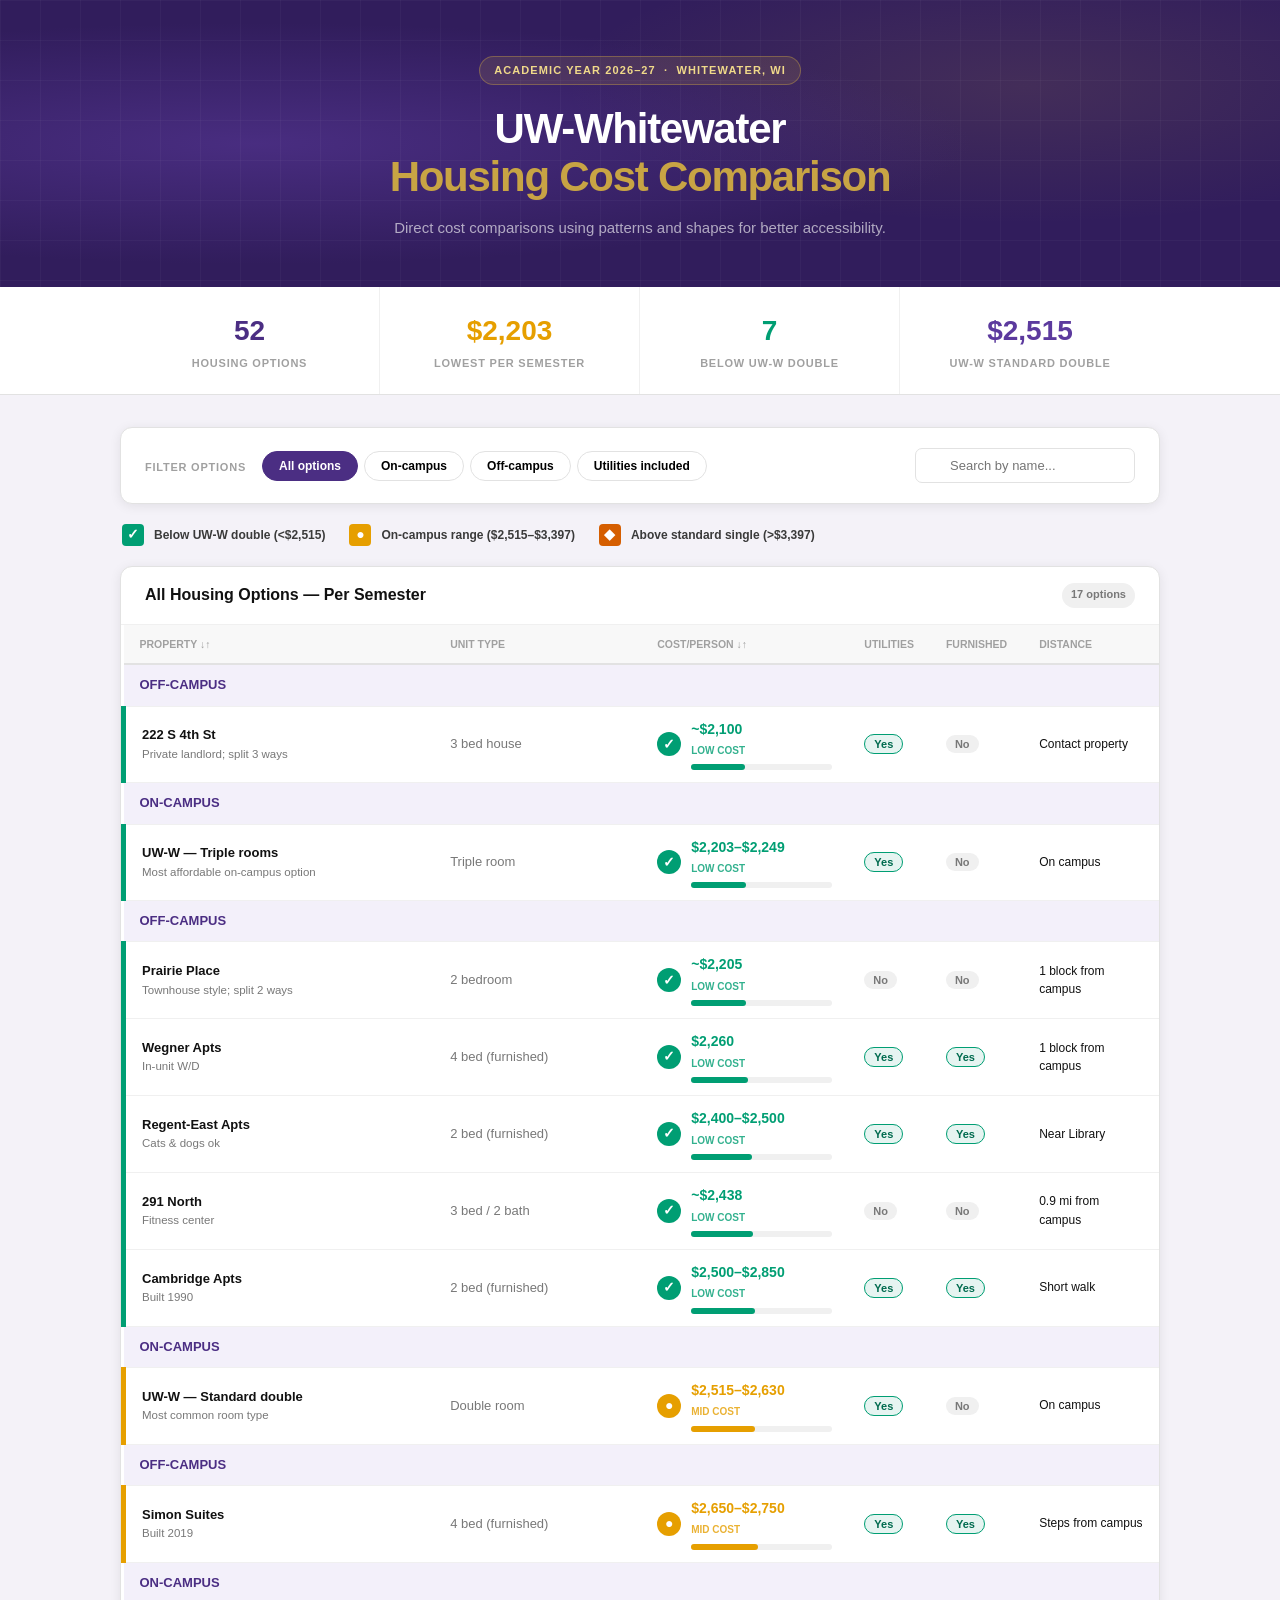
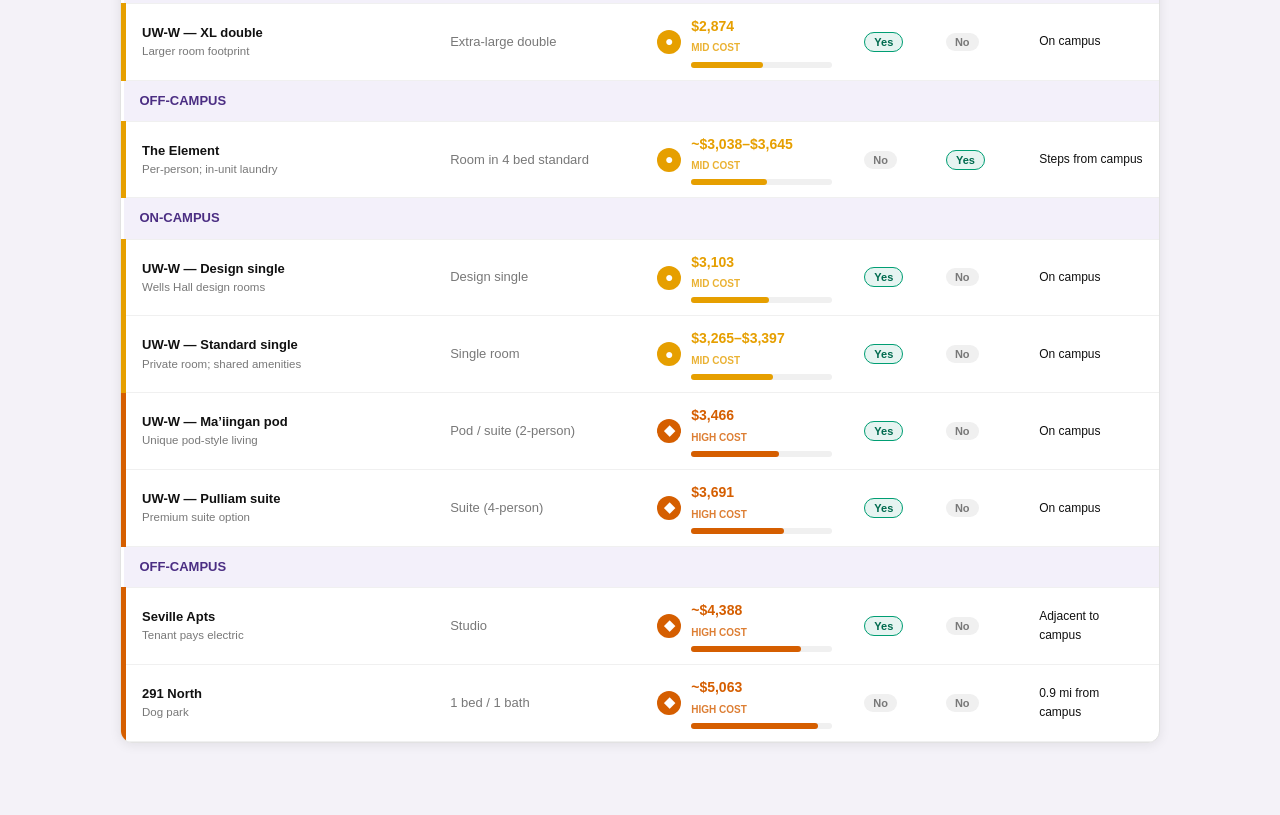
<file: index.html>
<!DOCTYPE html>
<html lang="en">
<head>
<meta charset="UTF-8" />
<meta name="viewport" content="width=device-width, initial-scale=1.0" />
<title>UW-Whitewater Housing Cost Comparison · AY 2026–27</title>
<style>
*, *::before, *::after { box-sizing: border-box; margin: 0; padding: 0; }

:root {
  --purple:       #4B2E83;
  --purple-dark:  #311D5C;
  --purple-mid:   #5C3A9E;
  --gold:         #C8A444;
  --gold-light:   #F0D98A;
  
  /* Color-blind friendly palette (Okabe-Ito inspired) */
  --safe-green:   #009E73; /* Green-ish Blue */
  --safe-blue:    #0072B2; /* Strong Blue */
  --safe-amber:   #E69F00; /* Orange/Yellow */
  --safe-red:     #D55E00; /* Vermillion */
  
  /* Applied semantic colors */
  --green-bg:     #E6F4F1;
  --green-text:   #006B4F;
  --green-border: var(--safe-green);
  
  --amber-bg:     #FFF7E6;
  --amber-text:   #7A4A00;
  --amber-border: var(--safe-amber);
  
  --red-bg:       #FDF0E9;
  --red-text:     #92400E;
  --red-border:   var(--safe-red);

  --gray-50:  #F8F8F8;
  --gray-100: #F0F0F0;
  --gray-200: #E2E2E2;
  --gray-300: #C8C8C8;
  --gray-400: #A0A0A0;
  --gray-500: #787878;
  --gray-700: #3A3A3A;
  --gray-900: #111111;
  --white: #FFFFFF;
  --radius: 12px;
  --radius-sm: 7px;
  --shadow: 0 2px 12px rgba(0,0,0,0.08);
}

body {
  font-family: -apple-system, BlinkMacSystemFont, 'Segoe UI', Roboto, 'Helvetica Neue', Arial, sans-serif;
  background: #F4F2F8;
  color: var(--gray-900);
  line-height: 1.55;
  -webkit-font-smoothing: antialiased;
}

/* HEADER */
header {
  background: var(--purple-dark);
  position: relative;
  overflow: hidden;
  padding: 56px 24px 48px;
  text-align: center;
}
header::before {
  content: '';
  position: absolute;
  inset: 0;
  background:
    radial-gradient(ellipse 80% 60% at 20% 50%, rgba(92,58,158,0.55) 0%, transparent 70%),
    radial-gradient(ellipse 60% 80% at 80% 30%, rgba(200,164,68,0.12) 0%, transparent 60%);
}
.header-grid {
  position: absolute;
  inset: 0;
  background-image:
    linear-gradient(rgba(255,255,255,0.03) 1px, transparent 1px),
    linear-gradient(90deg, rgba(255,255,255,0.03) 1px, transparent 1px);
  background-size: 40px 40px;
}
.header-inner { position: relative; max-width: 760px; margin: 0 auto; }
.header-eyebrow {
  display: inline-flex;
  align-items: center;
  gap: 7px;
  background: rgba(200,164,68,0.15);
  border: 1px solid rgba(200,164,68,0.4);
  color: var(--gold-light);
  font-size: 11px;
  font-weight: 600;
  letter-spacing: 0.1em;
  text-transform: uppercase;
  padding: 5px 14px;
  border-radius: 20px;
  margin-bottom: 20px;
}
header h1 {
  font-size: clamp(26px, 5vw, 42px);
  font-weight: 800;
  color: #FFFFFF;
  letter-spacing: -0.03em;
  line-height: 1.15;
  margin-bottom: 14px;
}
header h1 em { font-style: normal; color: var(--gold); }
header p {
  font-size: 15px;
  color: rgba(255,255,255,0.62);
  max-width: 500px;
  margin: 0 auto;
}

/* STATS */
.stats-section {
  background: var(--white);
  border-bottom: 1px solid var(--gray-200);
}
.stats-inner {
  max-width: 1080px;
  margin: 0 auto;
  display: grid;
  grid-template-columns: repeat(4, 1fr);
  padding: 0 20px;
}
.stat-card {
  padding: 22px 16px;
  text-align: center;
  border-right: 1px solid var(--gray-100);
}
.stat-card:last-child { border-right: none; }
.stat-num {
  font-size: 28px;
  font-weight: 800;
  color: var(--purple);
  display: block;
}
.stat-label {
  font-size: 11px;
  color: var(--gray-400);
  text-transform: uppercase;
  letter-spacing: 0.07em;
  font-weight: 600;
  margin-top: 3px;
  display: block;
}

/* MAIN */
main { max-width: 1080px; margin: 0 auto; padding: 32px 20px 72px; }

/* CONTROLS */
.controls-card {
  background: var(--white);
  border-radius: var(--radius);
  border: 1px solid var(--gray-200);
  padding: 20px 24px;
  margin-bottom: 20px;
  box-shadow: var(--shadow);
  display: flex;
  flex-wrap: wrap;
  gap: 16px;
  align-items: center;
}
.filter-group { display: flex; gap: 6px; flex-wrap: wrap; flex: 1; }
.filter-btn {
  font-size: 12px;
  font-weight: 600;
  padding: 7px 16px;
  border-radius: 20px;
  border: 1.5px solid var(--gray-200);
  background: var(--white);
  cursor: pointer;
  transition: all 0.15s;
}
.filter-btn.active {
  background: var(--purple);
  color: white;
  border-color: var(--purple);
}

.search-wrap { position: relative; min-width: 220px; }
.search-wrap input {
  width: 100%;
  padding: 9px 12px 9px 34px;
  border: 1.5px solid var(--gray-200);
  border-radius: var(--radius-sm);
  font-size: 13px;
}

/* LEGEND (Modified for clarity) */
.legend-row {
  display: flex;
  gap: 24px;
  flex-wrap: wrap;
  margin-bottom: 20px;
  padding: 0 2px;
}
.legend-item {
  display: flex;
  align-items: center;
  gap: 10px;
  font-size: 12px;
  color: var(--gray-700);
  font-weight: 600;
}
.legend-shape {
  width: 22px;
  height: 22px;
  display: flex;
  align-items: center;
  justify-content: center;
  border-radius: 4px;
  color: white;
  font-size: 14px;
}

/* TABLE CARD */
.table-card {
  background: var(--white);
  border-radius: var(--radius);
  border: 1px solid var(--gray-200);
  box-shadow: var(--shadow);
  overflow: hidden;
}
.table-header-bar {
  padding: 16px 24px;
  border-bottom: 1px solid var(--gray-100);
  display: flex;
  justify-content: space-between;
}

table { width: 100%; border-collapse: collapse; font-size: 13px; min-width: 680px; }
thead { background: var(--gray-50); border-bottom: 2px solid var(--gray-200); }
th {
  font-size: 10.5px;
  font-weight: 700;
  color: var(--gray-400);
  text-align: left;
  padding: 11px 16px;
  text-transform: uppercase;
}
td { padding: 12px 16px; border-bottom: 1px solid var(--gray-100); }

.section-row td {
  background: #F3F0FA;
  font-weight: 800;
  color: var(--purple);
  padding: 10px 16px;
  text-transform: uppercase;
}

.prop-name { font-weight: 700; color: var(--gray-900); }
.prop-sub { font-size: 11.5px; color: var(--gray-500); }

.cost-container { display: flex; align-items: center; gap: 10px; }
.cost-indicator {
  width: 24px;
  height: 24px;
  border-radius: 50%;
  display: flex;
  align-items: center;
  justify-content: center;
  flex-shrink: 0;
  font-weight: bold;
  font-size: 14px;
}
.cost-details { flex: 1; }
.cost-amount { font-size: 14px; font-weight: 800; display: block; }
.cost-label-tag { font-size: 10px; text-transform: uppercase; font-weight: 700; opacity: 0.8; }

.bar-track { height: 6px; background: var(--gray-100); border-radius: 3px; margin-top: 4px; }
.bar-fill { height: 100%; border-radius: 3px; }

/* Accessible Row Styles */
.row-cheaper { border-left: 5px solid var(--green-border); }
.row-mid     { border-left: 5px solid var(--amber-border); }
.row-pricier { border-left: 5px solid var(--red-border); }

.badge {
  font-size: 11px;
  font-weight: 700;
  padding: 3px 9px;
  border-radius: 20px;
}
.badge-yes { background: var(--green-bg); color: var(--green-text); border: 1px solid var(--green-border); }
.badge-no  { background: var(--gray-100); color: var(--gray-500); }

@media (max-width: 700px) {
  .stats-inner { grid-template-columns: repeat(2, 1fr); }
  .hide-sm { display: none; }
  .controls-card { flex-direction: column; align-items: stretch; }
}
</style>
</head>
<body>

<header>
  <div class="header-grid"></div>
  <div class="header-inner">
    <div class="header-eyebrow">Academic Year 2026–27 &nbsp;·&nbsp; Whitewater, WI</div>
    <h1>UW-Whitewater<br><em>Housing Cost Comparison</em></h1>
    <p>Direct cost comparisons using patterns and shapes for better accessibility.</p>
  </div>
</header>

<div class="stats-section">
  <div class="stats-inner">
    <div class="stat-card">
      <span class="stat-num" id="stat-total">52</span>
      <span class="stat-label">Housing options</span>
    </div>
    <div class="stat-card">
      <span class="stat-num" style="color:var(--safe-amber);">$2,203</span>
      <span class="stat-label">Lowest per semester</span>
    </div>
    <div class="stat-card">
      <span class="stat-num" style="color:var(--safe-green);" id="stat-cheaper">—</span>
      <span class="stat-label">Below UW-W double</span>
    </div>
    <div class="stat-card">
      <span class="stat-num" style="color:var(--purple-mid);">$2,515</span>
      <span class="stat-label">UW-W standard double</span>
    </div>
  </div>
</div>

<main>
  <div class="controls-card">
    <span class="stat-label">Filter Options</span>
    <div class="filter-group">
      <button class="filter-btn active" onclick="setFilter('all',this)">All options</button>
      <button class="filter-btn" onclick="setFilter('on',this)">On-campus</button>
      <button class="filter-btn" onclick="setFilter('off',this)">Off-campus</button>
      <button class="filter-btn" onclick="setFilter('utils',this)">Utilities included</button>
    </div>
    <div class="search-wrap">
      <input type="text" id="search-input" placeholder="Search by name..." oninput="render()" />
    </div>
  </div>

  <div class="legend-row">
    <div class="legend-item">
      <div class="legend-shape" style="background:var(--safe-green);">✓</div>
      <span>Below UW-W double (<$2,515)</span>
    </div>
    <div class="legend-item">
      <div class="legend-shape" style="background:var(--safe-amber);">●</div>
      <span>On-campus range ($2,515–$3,397)</span>
    </div>
    <div class="legend-item">
      <div class="legend-shape" style="background:var(--safe-red);">◆</div>
      <span>Above standard single (>$3,397)</span>
    </div>
  </div>

  <div class="table-card">
    <div class="table-header-bar">
      <span class="prop-name">All Housing Options — Per Semester</span>
      <span class="badge badge-no" id="row-count">52 results</span>
    </div>
    <div class="table-scroll">
      <table>
        <thead>
          <tr>
            <th onclick="sortBy('name')" style="cursor:pointer; width:30%">Property ↓↑</th>
            <th style="width:20%">Unit Type</th>
            <th onclick="sortBy('cost')" style="cursor:pointer; width:20%">Cost/Person ↓↑</th>
            <th class="hide-sm">Utilities</th>
            <th class="hide-sm">Furnished</th>
            <th class="hide-sm">Distance</th>
          </tr>
        </thead>
        <tbody id="table-body"></tbody>
      </table>
    </div>
  </div>
</main>

<script>
const MAX_BAR = 5600;
const data = [
  {type:'on',  name:"UW-W — Triple rooms",        unit:'Triple room',               costMin:2203, costMax:2249, costStr:'$2,203–$2,249', utils:true,  furnished:false, parking:'Campus lots',        distance:'On campus',            notes:'Most affordable on-campus option'},
  {type:'on',  name:"UW-W — Standard double",     unit:'Double room',               costMin:2515, costMax:2630, costStr:'$2,515–$2,630', utils:true,  furnished:false, parking:'Campus lots',        distance:'On campus',            notes:'Most common room type'},
  {type:'on',  name:"UW-W — XL double",           unit:'Extra-large double',        costMin:2874, costMax:2874, costStr:'$2,874',         utils:true,  furnished:false, parking:'Campus lots',        distance:'On campus',            notes:'Larger room footprint'},
  {type:'on',  name:"UW-W — Design single",       unit:'Design single',             costMin:3103, costMax:3103, costStr:'$3,103',         utils:true,  furnished:false, parking:'Campus lots',        distance:'On campus',            notes:'Wells Hall design rooms'},
  {type:'on',  name:"UW-W — Standard single",     unit:'Single room',               costMin:3265, costMax:3397, costStr:'$3,265–$3,397', utils:true,  furnished:false, parking:'Campus lots',        distance:'On campus',            notes:'Private room; shared amenities'},
  {type:'on',  name:"UW-W \u2014 Ma\u2019iingan pod", unit:'Pod / suite (2-person)',costMin:3466, costMax:3466, costStr:'$3,466',         utils:true,  furnished:false, parking:'Campus lots',        distance:'On campus',            notes:'Unique pod-style living'},
  {type:'on',  name:"UW-W — Pulliam suite",       unit:'Suite (4-person)',          costMin:3691, costMax:3691, costStr:'$3,691',         utils:true,  furnished:false, parking:'Campus lots',        distance:'On campus',            notes:'Premium suite option'},
  {type:'off', name:'222 S 4th St',               unit:'3 bed house',               costMin:2100, costMax:2100, costStr:'~$2,100',        utils:true,  furnished:false, parking:'Contact property',   distance:'Contact property',     notes:'Private landlord; split 3 ways'},
  {type:'off', name:'Prairie Place',              unit:'2 bedroom',                 costMin:2205, costMax:2205, costStr:'~$2,205',        utils:false, furnished:false, parking:'Contact property',   distance:'1 block from campus',  notes:'Townhouse style; split 2 ways'},
  {type:'off', name:'Wegner Apts',                unit:'4 bed (furnished)',          costMin:2260, costMax:2260, costStr:'$2,260',         utils:true,  furnished:true,  parking:'Surface lot',        distance:'1 block from campus',  notes:'In-unit W/D'},
  {type:'off', name:'Regent-East Apts',           unit:'2 bed (furnished)',          costMin:2400, costMax:2500, costStr:'$2,400–$2,500', utils:true,  furnished:true,  parking:'Surface lot',        distance:'Near Library',         notes:'Cats & dogs ok'},
  {type:'off', name:'291 North',                  unit:'3 bed / 2 bath',            costMin:2438, costMax:2438, costStr:'~$2,438',        utils:false, furnished:false, parking:'$25–$50/mo',         distance:'0.9 mi from campus',   notes:'Fitness center'},
  {type:'off', name:'Cambridge Apts',             unit:'2 bed (furnished)',          costMin:2500, costMax:2850, costStr:'$2,500–$2,850', utils:true,  furnished:true,  parking:'Included',           distance:'Short walk',           notes:'Built 1990'},
  {type:'off', name:'Simon Suites',               unit:'4 bed (furnished)',          costMin:2650, costMax:2750, costStr:'$2,650–$2,750', utils:true,  furnished:true,  parking:'Surface lot',        distance:'Steps from campus',    notes:'Built 2019'},
  {type:'off', name:'The Element',                unit:'Room in 4 bed standard',    costMin:3038, costMax:3645, costStr:'~$3,038–$3,645',utils:false, furnished:true,  parking:'Garage on-site',     distance:'Steps from campus',    notes:'Per-person; in-unit laundry'},
  {type:'off', name:'Seville Apts',               unit:'Studio',                    costMin:4388, costMax:4388, costStr:'~$4,388',        utils:true,  furnished:false, parking:'$25/mo',             distance:'Adjacent to campus',   notes:'Tenant pays electric'},
  {type:'off', name:'291 North',                  unit:'1 bed / 1 bath',            costMin:5063, costMax:5063, costStr:'~$5,063',        utils:false, furnished:false, parking:'$25–$50/mo',         distance:'0.9 mi from campus',   notes:'Dog park'},
];

let activeFilter = 'all';
let sortCol = 'cost';
let sortDir = 1;

function getVisuals(min) {
  if (min < 2515) return { class:'cheaper', label: 'Low', icon: '✓', color: 'var(--safe-green)' };
  if (min <= 3397) return { class:'mid', label: 'Mid', icon: '●', color: 'var(--safe-amber)' };
  return { class:'pricier', label: 'High', icon: '◆', color: 'var(--safe-red)' };
}

function setFilter(f, btn) {
  activeFilter = f;
  document.querySelectorAll('.filter-btn').forEach(b => b.classList.remove('active'));
  btn.classList.add('active');
  render();
}

function sortBy(col) {
  if (sortCol === col) sortDir *= -1; else { sortCol = col; sortDir = 1; }
  render();
}

function render() {
  const q = (document.getElementById('search-input')?.value || '').toLowerCase();
  let filtered = data.filter(r => {
    const matchF = activeFilter === 'all' || (activeFilter === 'on' && r.type === 'on') || (activeFilter === 'off' && r.type === 'off') || (activeFilter === 'utils' && r.utils === true);
    const matchS = !q || r.name.toLowerCase().includes(q) || r.unit.toLowerCase().includes(q);
    return matchF && matchS;
  });

  filtered.sort((a, b) => {
    if (sortCol === 'cost') return (a.costMin - b.costMin) * sortDir;
    return a.name.localeCompare(b.name) * sortDir;
  });

  document.getElementById('stat-cheaper').textContent = data.filter(r => r.costMin < 2515).length;
  document.getElementById('row-count').textContent = filtered.length + ' options';

  let html = '';
  let lastType = null;

  filtered.forEach(r => {
    if (r.type !== lastType) {
      html += `<tr class="section-row"><td colspan="6">${r.type === 'on' ? 'On-Campus' : 'Off-Campus'}</td></tr>`;
      lastType = r.type;
    }
    const vis = getVisuals(r.costMin);
    const pct = Math.min(100, Math.round((r.costMin / MAX_BAR) * 100));
    
    html += `<tr class="row-${vis.class}">
      <td>
        <div class="prop-name">${r.name}</div>
        <div class="prop-sub">${r.notes}</div>
      </td>
      <td style="color:var(--gray-500)">${r.unit}</td>
      <td>
        <div class="cost-container">
          <div class="cost-indicator" style="background:${vis.color}; color:white;" aria-hidden="true">${vis.icon}</div>
          <div class="cost-details">
            <span class="cost-amount" style="color:${vis.color}">${r.costStr}</span>
            <span class="cost-label-tag" style="color:${vis.color}">${vis.label} Cost</span>
            <div class="bar-track"><div class="bar-fill" style="width:${pct}%; background:${vis.color};"></div></div>
          </div>
        </div>
      </td>
      <td class="hide-sm"><span class="badge ${r.utils?'badge-yes':'badge-no'}">${r.utils?'Yes':'No'}</span></td>
      <td class="hide-sm"><span class="badge ${r.furnished?'badge-yes':'badge-no'}">${r.furnished?'Yes':'No'}</span></td>
      <td class="hide-sm" style="font-size:12px">${r.distance}</td>
    </tr>`;
  });
  document.getElementById('table-body').innerHTML = html || '<tr><td colspan="6" style="padding:40px; text-align:center;">No matches found.</td></tr>';
}
render();
</script>
</body>
</html>
</file>
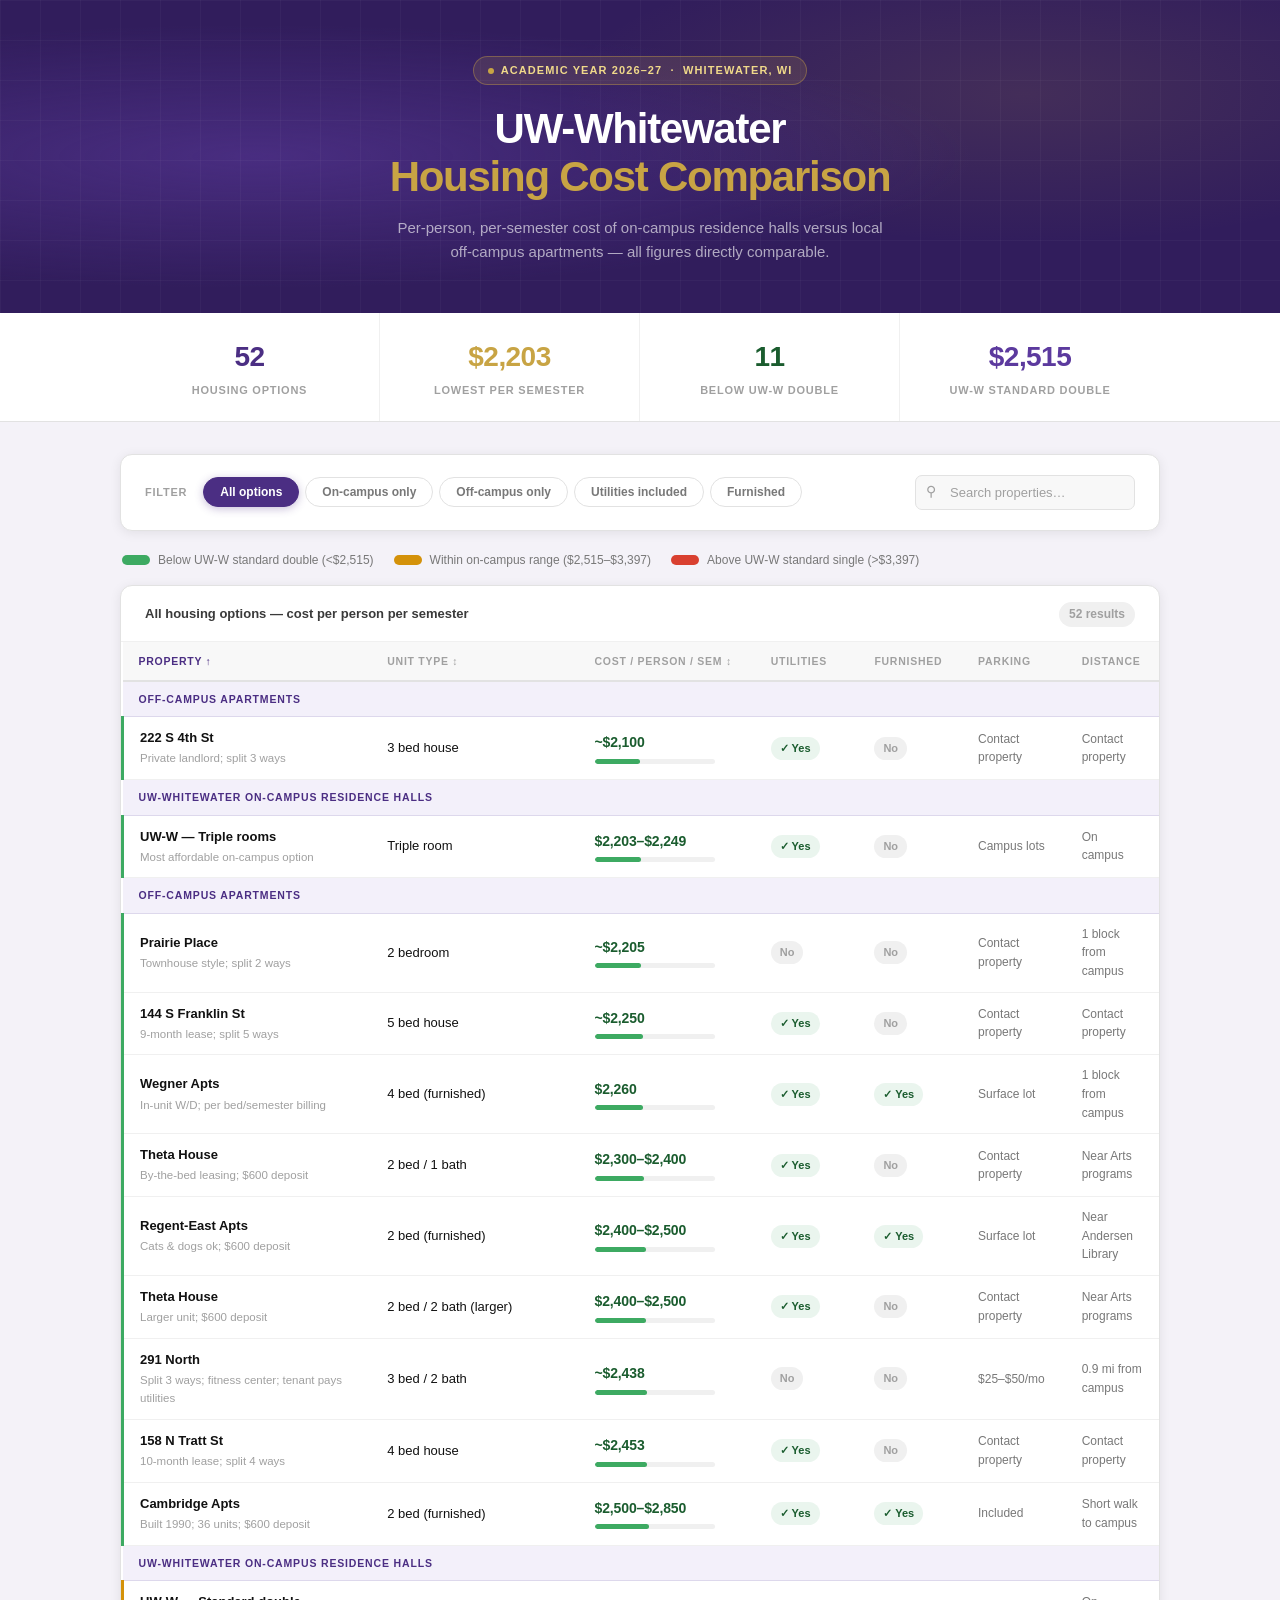
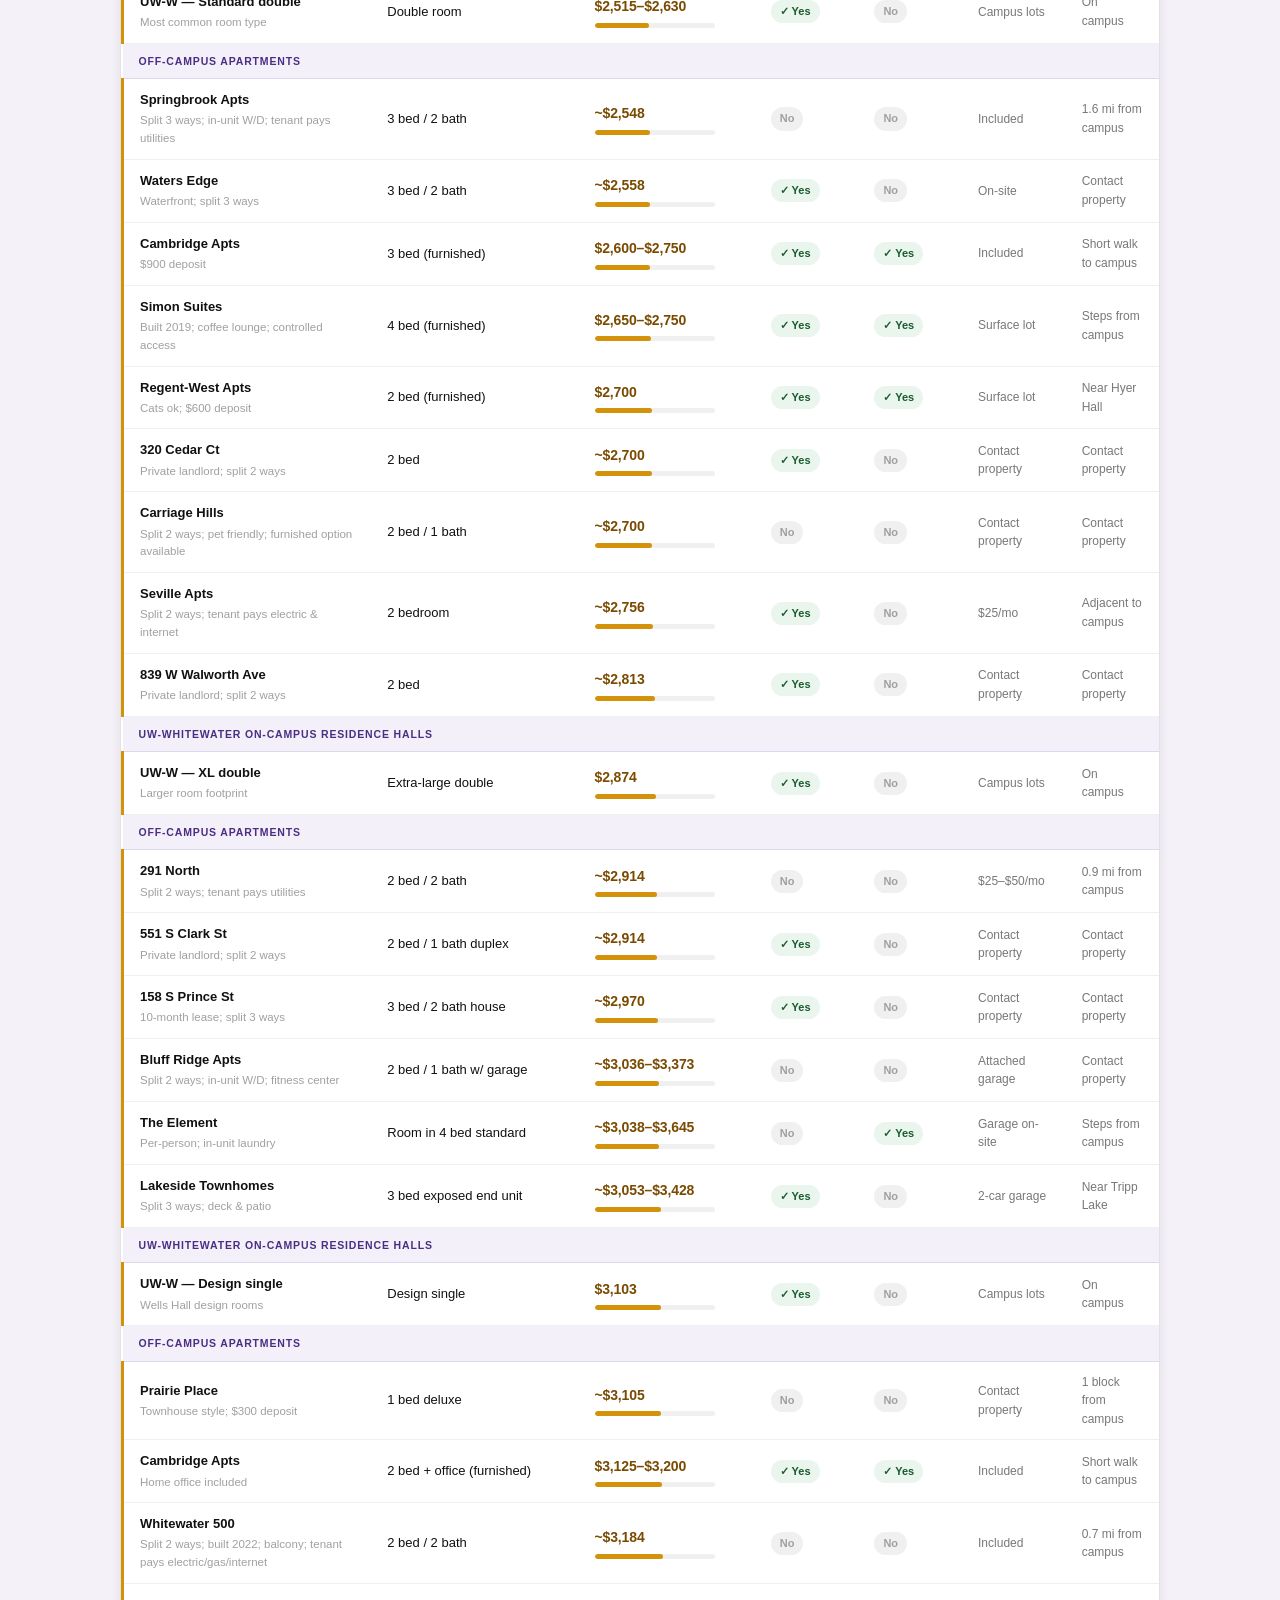
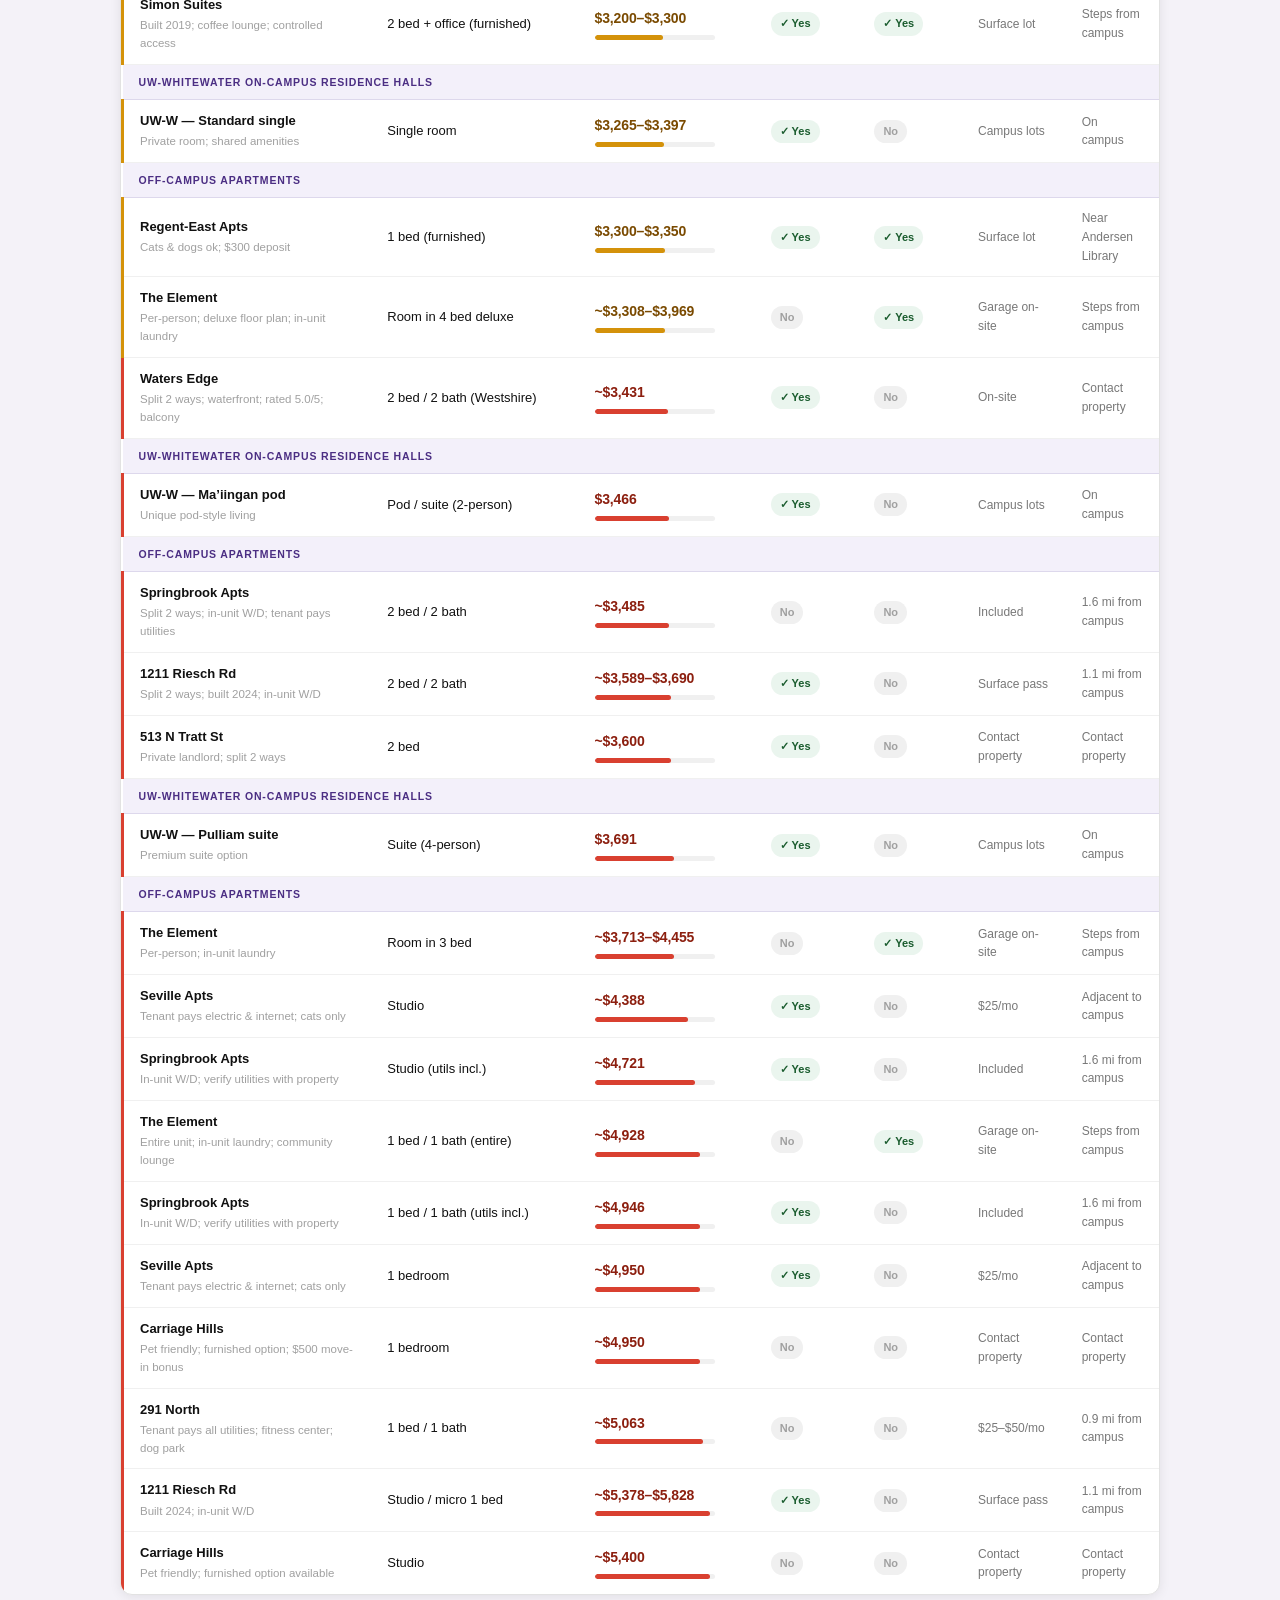
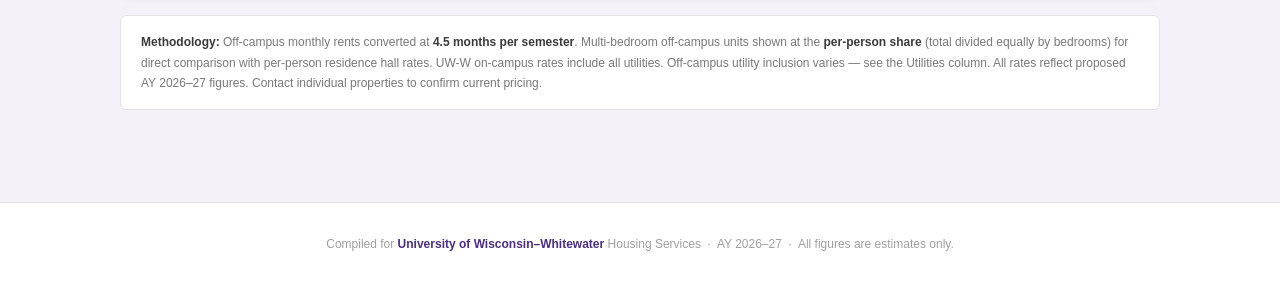
<file: index (2).html>
<!DOCTYPE html>
<html lang="en">
<head>
<meta charset="UTF-8" />
<meta name="viewport" content="width=device-width, initial-scale=1.0" />
<title>UW-Whitewater Housing Cost Comparison · AY 2026–27</title>
<style>
*, *::before, *::after { box-sizing: border-box; margin: 0; padding: 0; }

:root {
  --purple:       #4B2E83;
  --purple-dark:  #311D5C;
  --purple-mid:   #5C3A9E;
  --gold:         #C8A444;
  --gold-light:   #F0D98A;
  --green-bg:     #EAF5EE;
  --green-text:   #1A5C2E;
  --green-border: #3DAA62;
  --amber-bg:     #FFF7E6;
  --amber-text:   #7A4A00;
  --amber-border: #D4920A;
  --red-bg:       #FFF0EE;
  --red-text:     #8C1F0F;
  --red-border:   #D94030;
  --gray-50:  #F8F8F8;
  --gray-100: #F0F0F0;
  --gray-200: #E2E2E2;
  --gray-300: #C8C8C8;
  --gray-400: #A0A0A0;
  --gray-500: #787878;
  --gray-700: #3A3A3A;
  --gray-900: #111111;
  --white: #FFFFFF;
  --radius: 12px;
  --radius-sm: 7px;
  --shadow: 0 2px 12px rgba(0,0,0,0.08);
}

body {
  font-family: -apple-system, BlinkMacSystemFont, 'Segoe UI', Roboto, 'Helvetica Neue', Arial, sans-serif;
  background: #F4F2F8;
  color: var(--gray-900);
  line-height: 1.55;
  -webkit-font-smoothing: antialiased;
}

/* HEADER */
header {
  background: var(--purple-dark);
  position: relative;
  overflow: hidden;
  padding: 56px 24px 48px;
  text-align: center;
}
header::before {
  content: '';
  position: absolute;
  inset: 0;
  background:
    radial-gradient(ellipse 80% 60% at 20% 50%, rgba(92,58,158,0.55) 0%, transparent 70%),
    radial-gradient(ellipse 60% 80% at 80% 30%, rgba(200,164,68,0.12) 0%, transparent 60%);
}
.header-grid {
  position: absolute;
  inset: 0;
  background-image:
    linear-gradient(rgba(255,255,255,0.03) 1px, transparent 1px),
    linear-gradient(90deg, rgba(255,255,255,0.03) 1px, transparent 1px);
  background-size: 40px 40px;
}
.header-inner { position: relative; max-width: 760px; margin: 0 auto; }
.header-eyebrow {
  display: inline-flex;
  align-items: center;
  gap: 7px;
  background: rgba(200,164,68,0.15);
  border: 1px solid rgba(200,164,68,0.4);
  color: var(--gold-light);
  font-size: 11px;
  font-weight: 600;
  letter-spacing: 0.1em;
  text-transform: uppercase;
  padding: 5px 14px;
  border-radius: 20px;
  margin-bottom: 20px;
}
.header-eyebrow::before {
  content: '';
  display: block;
  width: 6px; height: 6px;
  border-radius: 50%;
  background: var(--gold);
}
header h1 {
  font-size: clamp(26px, 5vw, 42px);
  font-weight: 800;
  color: #FFFFFF;
  letter-spacing: -0.03em;
  line-height: 1.15;
  margin-bottom: 14px;
}
header h1 em { font-style: normal; color: var(--gold); }
header p {
  font-size: 15px;
  color: rgba(255,255,255,0.62);
  max-width: 500px;
  margin: 0 auto;
  line-height: 1.65;
}

/* STATS */
.stats-section {
  background: var(--white);
  border-bottom: 1px solid var(--gray-200);
}
.stats-inner {
  max-width: 1080px;
  margin: 0 auto;
  display: grid;
  grid-template-columns: repeat(4, 1fr);
  padding: 0 20px;
}
.stat-card {
  padding: 22px 16px;
  text-align: center;
  border-right: 1px solid var(--gray-100);
}
.stat-card:last-child { border-right: none; }
.stat-num {
  font-size: 28px;
  font-weight: 800;
  color: var(--purple);
  display: block;
  letter-spacing: -0.02em;
}
.stat-label {
  font-size: 11px;
  color: var(--gray-400);
  text-transform: uppercase;
  letter-spacing: 0.07em;
  font-weight: 600;
  margin-top: 3px;
  display: block;
}

/* MAIN */
main { max-width: 1080px; margin: 0 auto; padding: 32px 20px 72px; }

/* CONTROLS */
.controls-card {
  background: var(--white);
  border-radius: var(--radius);
  border: 1px solid var(--gray-200);
  padding: 20px 24px;
  margin-bottom: 20px;
  box-shadow: var(--shadow);
  display: flex;
  flex-wrap: wrap;
  gap: 16px;
  align-items: center;
}
.controls-label {
  font-size: 11px;
  font-weight: 700;
  color: var(--gray-400);
  text-transform: uppercase;
  letter-spacing: 0.07em;
  white-space: nowrap;
}
.filter-group { display: flex; gap: 6px; flex-wrap: wrap; flex: 1; }
.filter-btn {
  font-size: 12px;
  font-weight: 600;
  padding: 7px 16px;
  border-radius: 20px;
  border: 1.5px solid var(--gray-200);
  background: var(--white);
  color: var(--gray-500);
  cursor: pointer;
  transition: all 0.15s;
  white-space: nowrap;
}
.filter-btn:hover { border-color: var(--purple); color: var(--purple); background: #F7F4FC; }
.filter-btn.active {
  background: var(--purple);
  color: white;
  border-color: var(--purple);
  box-shadow: 0 2px 8px rgba(75,46,131,0.3);
}
.search-wrap { position: relative; min-width: 220px; }
.search-icon {
  position: absolute;
  left: 11px;
  top: 50%;
  transform: translateY(-50%);
  color: var(--gray-400);
  font-size: 14px;
  pointer-events: none;
}
.search-wrap input {
  width: 100%;
  padding: 9px 12px 9px 34px;
  border: 1.5px solid var(--gray-200);
  border-radius: var(--radius-sm);
  font-size: 13px;
  background: var(--gray-50);
  color: var(--gray-900);
  outline: none;
  transition: border-color 0.15s, background 0.15s;
  font-family: inherit;
}
.search-wrap input:focus { border-color: var(--purple); background: var(--white); }
.search-wrap input::placeholder { color: var(--gray-400); }

/* LEGEND */
.legend-row {
  display: flex;
  gap: 20px;
  flex-wrap: wrap;
  margin-bottom: 16px;
  padding: 0 2px;
}
.legend-item {
  display: flex;
  align-items: center;
  gap: 8px;
  font-size: 12px;
  color: var(--gray-500);
  font-weight: 500;
}
.legend-swatch { width: 28px; height: 10px; border-radius: 5px; flex-shrink: 0; }

/* TABLE CARD */
.table-card {
  background: var(--white);
  border-radius: var(--radius);
  border: 1px solid var(--gray-200);
  box-shadow: var(--shadow);
  overflow: hidden;
}
.table-header-bar {
  padding: 16px 24px 14px;
  border-bottom: 1px solid var(--gray-100);
  display: flex;
  align-items: center;
  justify-content: space-between;
  gap: 12px;
  flex-wrap: wrap;
}
.table-title { font-size: 13px; font-weight: 700; color: var(--gray-700); }
.row-count {
  font-size: 12px;
  color: var(--gray-400);
  background: var(--gray-100);
  padding: 3px 10px;
  border-radius: 20px;
  font-weight: 600;
}
.table-scroll { overflow-x: auto; }

table { width: 100%; border-collapse: collapse; font-size: 13px; min-width: 680px; }
thead { background: var(--gray-50); border-bottom: 2px solid var(--gray-200); }
th {
  font-size: 10.5px;
  font-weight: 700;
  color: var(--gray-400);
  text-align: left;
  padding: 11px 16px;
  white-space: nowrap;
  text-transform: uppercase;
  letter-spacing: 0.07em;
  user-select: none;
}
th.sortable { cursor: pointer; }
th.sortable:hover { color: var(--purple); }
th.sorted { color: var(--purple); }

td {
  padding: 11px 16px;
  border-bottom: 1px solid var(--gray-100);
  color: var(--gray-700);
  vertical-align: middle;
}
tr:last-child td { border-bottom: none; }
tbody tr { transition: background 0.1s; }
tbody tr:hover td { background: #FAF9FC; }

.section-row td {
  font-size: 10.5px;
  font-weight: 800;
  color: var(--purple);
  background: #F3F0FA;
  padding: 9px 16px;
  letter-spacing: 0.08em;
  text-transform: uppercase;
  border-bottom: 1px solid #DDD8EC;
}

.prop-name { font-weight: 700; color: var(--gray-900); font-size: 13px; }
.prop-sub { font-size: 11.5px; color: var(--gray-400); margin-top: 2px; }

.cost-amount {
  font-size: 14px;
  font-weight: 800;
  display: block;
  margin-bottom: 5px;
  letter-spacing: -0.01em;
}
.cost-cheaper { color: var(--green-text); }
.cost-mid     { color: var(--amber-text); }
.cost-pricier { color: var(--red-text); }

.bar-track {
  height: 5px;
  background: var(--gray-100);
  border-radius: 3px;
  overflow: hidden;
  max-width: 120px;
}
.bar-fill { height: 100%; border-radius: 3px; }

.badge {
  display: inline-flex;
  align-items: center;
  font-size: 11px;
  font-weight: 700;
  padding: 3px 9px;
  border-radius: 20px;
  white-space: nowrap;
}
.badge-yes     { background: var(--green-bg);  color: var(--green-text); }
.badge-no      { background: var(--gray-100);  color: var(--gray-400); }
.badge-contact { background: var(--amber-bg);  color: var(--amber-text); }

.row-cheaper td:first-child { border-left: 3px solid var(--green-border); }
.row-mid     td:first-child { border-left: 3px solid var(--amber-border); }
.row-pricier td:first-child { border-left: 3px solid var(--red-border); }

.empty-state {
  text-align: center;
  padding: 56px 24px;
  color: var(--gray-400);
  font-size: 14px;
}

/* FOOTNOTE */
.footnote {
  margin-top: 20px;
  padding: 16px 20px;
  background: var(--white);
  border-radius: var(--radius-sm);
  border: 1px solid var(--gray-200);
  font-size: 12px;
  color: var(--gray-500);
  line-height: 1.7;
}
.footnote strong { color: var(--gray-700); }

/* FOOTER */
footer {
  text-align: center;
  padding: 32px 20px;
  font-size: 12px;
  color: var(--gray-400);
  border-top: 1px solid var(--gray-200);
  background: var(--white);
  margin-top: 20px;
}
footer strong { color: var(--purple); }

@media (max-width: 700px) {
  .stats-inner { grid-template-columns: repeat(2, 1fr); }
  .stat-card:nth-child(2) { border-right: none; }
  .hide-sm { display: none; }
  .controls-card { flex-direction: column; align-items: stretch; }
  .search-wrap { min-width: 0; }
}
</style>
</head>
<body>

<header>
  <div class="header-grid"></div>
  <div class="header-inner">
    <div class="header-eyebrow">Academic Year 2026–27 &nbsp;·&nbsp; Whitewater, WI</div>
    <h1>UW-Whitewater<br><em>Housing Cost Comparison</em></h1>
    <p>Per-person, per-semester cost of on-campus residence halls versus local off-campus apartments — all figures directly comparable.</p>
  </div>
</header>

<div class="stats-section">
  <div class="stats-inner">
    <div class="stat-card">
      <span class="stat-num" id="stat-total">52</span>
      <span class="stat-label">Housing options</span>
    </div>
    <div class="stat-card">
      <span class="stat-num" style="color:var(--gold);">$2,203</span>
      <span class="stat-label">Lowest per semester</span>
    </div>
    <div class="stat-card">
      <span class="stat-num" style="color:var(--green-text);" id="stat-cheaper">—</span>
      <span class="stat-label">Below UW-W double</span>
    </div>
    <div class="stat-card">
      <span class="stat-num" style="color:var(--purple-mid);">$2,515</span>
      <span class="stat-label">UW-W standard double</span>
    </div>
  </div>
</div>

<main>
  <div class="controls-card">
    <span class="controls-label">Filter</span>
    <div class="filter-group">
      <button class="filter-btn active" onclick="setFilter('all',this)">All options</button>
      <button class="filter-btn" onclick="setFilter('on',this)">On-campus only</button>
      <button class="filter-btn" onclick="setFilter('off',this)">Off-campus only</button>
      <button class="filter-btn" onclick="setFilter('utils',this)">Utilities included</button>
      <button class="filter-btn" onclick="setFilter('furnished',this)">Furnished</button>
    </div>
    <div class="search-wrap">
      <span class="search-icon">&#9906;</span>
      <input type="text" id="search-input" placeholder="Search properties…" oninput="render()" />
    </div>
  </div>

  <div class="legend-row">
    <div class="legend-item">
      <div class="legend-swatch" style="background:var(--green-border);"></div>
      Below UW-W standard double (&lt;$2,515)
    </div>
    <div class="legend-item">
      <div class="legend-swatch" style="background:var(--amber-border);"></div>
      Within on-campus range ($2,515–$3,397)
    </div>
    <div class="legend-item">
      <div class="legend-swatch" style="background:var(--red-border);"></div>
      Above UW-W standard single (&gt;$3,397)
    </div>
  </div>

  <div class="table-card">
    <div class="table-header-bar">
      <span class="table-title">All housing options — cost per person per semester</span>
      <span class="row-count" id="row-count">52 results</span>
    </div>
    <div class="table-scroll">
      <table>
        <thead>
          <tr>
            <th class="sortable sorted" onclick="sortBy('name')" style="width:24%">Property <span id="ind-name">↑</span></th>
            <th class="sortable" onclick="sortBy('unit')" style="width:20%">Unit type <span id="ind-unit">↕</span></th>
            <th class="sortable" onclick="sortBy('cost')" style="width:17%">Cost / person / sem <span id="ind-cost">↕</span></th>
            <th class="hide-sm" style="width:10%">Utilities</th>
            <th class="hide-sm" style="width:10%">Furnished</th>
            <th class="hide-sm" style="width:10%">Parking</th>
            <th class="hide-sm" style="width:9%">Distance</th>
          </tr>
        </thead>
        <tbody id="table-body"></tbody>
      </table>
    </div>
  </div>

  <div class="footnote">
    <strong>Methodology:</strong> Off-campus monthly rents converted at <strong>4.5 months per semester</strong>. Multi-bedroom off-campus units shown at the <strong>per-person share</strong> (total divided equally by bedrooms) for direct comparison with per-person residence hall rates. UW-W on-campus rates include all utilities. Off-campus utility inclusion varies — see the Utilities column. All rates reflect proposed AY 2026–27 figures. Contact individual properties to confirm current pricing.
  </div>
</main>

<footer>
  Compiled for <strong>University of Wisconsin–Whitewater</strong> Housing Services &nbsp;·&nbsp; AY 2026–27 &nbsp;·&nbsp; All figures are estimates only.
</footer>

<script>
const MAX_BAR = 5600;

const data = [
  {type:'on',  name:"UW-W — Triple rooms",        unit:'Triple room',               costMin:2203, costMax:2249, costStr:'$2,203–$2,249', utils:true,  furnished:false, parking:'Campus lots',        distance:'On campus',            notes:'Most affordable on-campus option'},
  {type:'on',  name:"UW-W — Standard double",     unit:'Double room',               costMin:2515, costMax:2630, costStr:'$2,515–$2,630', utils:true,  furnished:false, parking:'Campus lots',        distance:'On campus',            notes:'Most common room type'},
  {type:'on',  name:"UW-W — XL double",           unit:'Extra-large double',        costMin:2874, costMax:2874, costStr:'$2,874',         utils:true,  furnished:false, parking:'Campus lots',        distance:'On campus',            notes:'Larger room footprint'},
  {type:'on',  name:"UW-W — Design single",       unit:'Design single',             costMin:3103, costMax:3103, costStr:'$3,103',         utils:true,  furnished:false, parking:'Campus lots',        distance:'On campus',            notes:'Wells Hall design rooms'},
  {type:'on',  name:"UW-W — Standard single",     unit:'Single room',               costMin:3265, costMax:3397, costStr:'$3,265–$3,397', utils:true,  furnished:false, parking:'Campus lots',        distance:'On campus',            notes:'Private room; shared amenities'},
  {type:'on',  name:"UW-W \u2014 Ma\u2019iingan pod", unit:'Pod / suite (2-person)',costMin:3466, costMax:3466, costStr:'$3,466',         utils:true,  furnished:false, parking:'Campus lots',        distance:'On campus',            notes:'Unique pod-style living'},
  {type:'on',  name:"UW-W — Pulliam suite",       unit:'Suite (4-person)',          costMin:3691, costMax:3691, costStr:'$3,691',         utils:true,  furnished:false, parking:'Campus lots',        distance:'On campus',            notes:'Premium suite option'},
  {type:'off', name:'222 S 4th St',               unit:'3 bed house',               costMin:2100, costMax:2100, costStr:'~$2,100',        utils:true,  furnished:false, parking:'Contact property',   distance:'Contact property',     notes:'Private landlord; split 3 ways'},
  {type:'off', name:'Prairie Place',              unit:'2 bedroom',                 costMin:2205, costMax:2205, costStr:'~$2,205',        utils:false, furnished:false, parking:'Contact property',   distance:'1 block from campus',  notes:'Townhouse style; split 2 ways'},
  {type:'off', name:'144 S Franklin St',          unit:'5 bed house',               costMin:2250, costMax:2250, costStr:'~$2,250',        utils:true,  furnished:false, parking:'Contact property',   distance:'Contact property',     notes:'9-month lease; split 5 ways'},
  {type:'off', name:'Wegner Apts',                unit:'4 bed (furnished)',          costMin:2260, costMax:2260, costStr:'$2,260',         utils:true,  furnished:true,  parking:'Surface lot',        distance:'1 block from campus',  notes:'In-unit W/D; per bed/semester billing'},
  {type:'off', name:'Theta House',                unit:'2 bed / 1 bath',            costMin:2300, costMax:2400, costStr:'$2,300–$2,400', utils:true,  furnished:false, parking:'Contact property',   distance:'Near Arts programs',   notes:'By-the-bed leasing; $600 deposit'},
  {type:'off', name:'Regent-East Apts',           unit:'2 bed (furnished)',          costMin:2400, costMax:2500, costStr:'$2,400–$2,500', utils:true,  furnished:true,  parking:'Surface lot',        distance:'Near Andersen Library', notes:'Cats & dogs ok; $600 deposit'},
  {type:'off', name:'Theta House',                unit:'2 bed / 2 bath (larger)',   costMin:2400, costMax:2500, costStr:'$2,400–$2,500', utils:true,  furnished:false, parking:'Contact property',   distance:'Near Arts programs',   notes:'Larger unit; $600 deposit'},
  {type:'off', name:'291 North',                  unit:'3 bed / 2 bath',            costMin:2438, costMax:2438, costStr:'~$2,438',        utils:false, furnished:false, parking:'$25–$50/mo',         distance:'0.9 mi from campus',   notes:'Split 3 ways; fitness center; tenant pays utilities'},
  {type:'off', name:'158 N Tratt St',             unit:'4 bed house',               costMin:2453, costMax:2453, costStr:'~$2,453',        utils:true,  furnished:false, parking:'Contact property',   distance:'Contact property',     notes:'10-month lease; split 4 ways'},
  {type:'off', name:'Cambridge Apts',             unit:'2 bed (furnished)',          costMin:2500, costMax:2850, costStr:'$2,500–$2,850', utils:true,  furnished:true,  parking:'Included',           distance:'Short walk to campus', notes:'Built 1990; 36 units; $600 deposit'},
  {type:'off', name:'Springbrook Apts',           unit:'3 bed / 2 bath',            costMin:2548, costMax:2548, costStr:'~$2,548',        utils:false, furnished:false, parking:'Included',           distance:'1.6 mi from campus',   notes:'Split 3 ways; in-unit W/D; tenant pays utilities'},
  {type:'off', name:'Waters Edge',                unit:'3 bed / 2 bath',            costMin:2558, costMax:2558, costStr:'~$2,558',        utils:true,  furnished:false, parking:'On-site',            distance:'Contact property',     notes:'Waterfront; split 3 ways'},
  {type:'off', name:'Cambridge Apts',             unit:'3 bed (furnished)',          costMin:2600, costMax:2750, costStr:'$2,600–$2,750', utils:true,  furnished:true,  parking:'Included',           distance:'Short walk to campus', notes:'$900 deposit'},
  {type:'off', name:'Simon Suites',               unit:'4 bed (furnished)',          costMin:2650, costMax:2750, costStr:'$2,650–$2,750', utils:true,  furnished:true,  parking:'Surface lot',        distance:'Steps from campus',    notes:'Built 2019; coffee lounge; controlled access'},
  {type:'off', name:'Regent-West Apts',           unit:'2 bed (furnished)',          costMin:2700, costMax:2700, costStr:'$2,700',         utils:true,  furnished:true,  parking:'Surface lot',        distance:'Near Hyer Hall',       notes:'Cats ok; $600 deposit'},
  {type:'off', name:'320 Cedar Ct',               unit:'2 bed',                     costMin:2700, costMax:2700, costStr:'~$2,700',        utils:true,  furnished:false, parking:'Contact property',   distance:'Contact property',     notes:'Private landlord; split 2 ways'},
  {type:'off', name:'Carriage Hills',             unit:'2 bed / 1 bath',            costMin:2700, costMax:2700, costStr:'~$2,700',        utils:false, furnished:false, parking:'Contact property',   distance:'Contact property',     notes:'Split 2 ways; pet friendly; furnished option available'},
  {type:'off', name:'Seville Apts',               unit:'2 bedroom',                 costMin:2756, costMax:2756, costStr:'~$2,756',        utils:true,  furnished:false, parking:'$25/mo',             distance:'Adjacent to campus',   notes:'Split 2 ways; tenant pays electric & internet'},
  {type:'off', name:'839 W Walworth Ave',         unit:'2 bed',                     costMin:2813, costMax:2813, costStr:'~$2,813',        utils:true,  furnished:false, parking:'Contact property',   distance:'Contact property',     notes:'Private landlord; split 2 ways'},
  {type:'off', name:'291 North',                  unit:'2 bed / 2 bath',            costMin:2914, costMax:2914, costStr:'~$2,914',        utils:false, furnished:false, parking:'$25–$50/mo',         distance:'0.9 mi from campus',   notes:'Split 2 ways; tenant pays utilities'},
  {type:'off', name:'551 S Clark St',             unit:'2 bed / 1 bath duplex',     costMin:2914, costMax:2914, costStr:'~$2,914',        utils:true,  furnished:false, parking:'Contact property',   distance:'Contact property',     notes:'Private landlord; split 2 ways'},
  {type:'off', name:'158 S Prince St',            unit:'3 bed / 2 bath house',      costMin:2970, costMax:2970, costStr:'~$2,970',        utils:true,  furnished:false, parking:'Contact property',   distance:'Contact property',     notes:'10-month lease; split 3 ways'},
  {type:'off', name:'Bluff Ridge Apts',           unit:'2 bed / 1 bath w/ garage',  costMin:3036, costMax:3373, costStr:'~$3,036–$3,373',utils:false, furnished:false, parking:'Attached garage',    distance:'Contact property',     notes:'Split 2 ways; in-unit W/D; fitness center'},
  {type:'off', name:'The Element',                unit:'Room in 4 bed standard',    costMin:3038, costMax:3645, costStr:'~$3,038–$3,645',utils:false, furnished:true,  parking:'Garage on-site',     distance:'Steps from campus',    notes:'Per-person; in-unit laundry'},
  {type:'off', name:'Lakeside Townhomes',         unit:'3 bed exposed end unit',    costMin:3053, costMax:3428, costStr:'~$3,053–$3,428',utils:true,  furnished:false, parking:'2-car garage',       distance:'Near Tripp Lake',      notes:'Split 3 ways; deck & patio'},
  {type:'off', name:'Prairie Place',              unit:'1 bed deluxe',              costMin:3105, costMax:3105, costStr:'~$3,105',        utils:false, furnished:false, parking:'Contact property',   distance:'1 block from campus',  notes:'Townhouse style; $300 deposit'},
  {type:'off', name:'Cambridge Apts',             unit:'2 bed + office (furnished)', costMin:3125, costMax:3200, costStr:'$3,125–$3,200',utils:true,  furnished:true,  parking:'Included',           distance:'Short walk to campus', notes:'Home office included'},
  {type:'off', name:'Whitewater 500',             unit:'2 bed / 2 bath',            costMin:3184, costMax:3184, costStr:'~$3,184',        utils:false, furnished:false, parking:'Included',           distance:'0.7 mi from campus',   notes:'Split 2 ways; built 2022; balcony; tenant pays electric/gas/internet'},
  {type:'off', name:'Simon Suites',               unit:'2 bed + office (furnished)', costMin:3200, costMax:3300, costStr:'$3,200–$3,300',utils:true,  furnished:true,  parking:'Surface lot',        distance:'Steps from campus',    notes:'Built 2019; coffee lounge; controlled access'},
  {type:'off', name:'The Element',                unit:'Room in 4 bed deluxe',      costMin:3308, costMax:3969, costStr:'~$3,308–$3,969',utils:false, furnished:true,  parking:'Garage on-site',     distance:'Steps from campus',    notes:'Per-person; deluxe floor plan; in-unit laundry'},
  {type:'off', name:'Regent-East Apts',           unit:'1 bed (furnished)',          costMin:3300, costMax:3350, costStr:'$3,300–$3,350', utils:true,  furnished:true,  parking:'Surface lot',        distance:'Near Andersen Library', notes:'Cats & dogs ok; $300 deposit'},
  {type:'off', name:'Waters Edge',                unit:'2 bed / 2 bath (Westshire)', costMin:3431, costMax:3431, costStr:'~$3,431',       utils:true,  furnished:false, parking:'On-site',            distance:'Contact property',     notes:'Split 2 ways; waterfront; rated 5.0/5; balcony'},
  {type:'off', name:'Springbrook Apts',           unit:'2 bed / 2 bath',            costMin:3485, costMax:3485, costStr:'~$3,485',        utils:false, furnished:false, parking:'Included',           distance:'1.6 mi from campus',   notes:'Split 2 ways; in-unit W/D; tenant pays utilities'},
  {type:'off', name:'1211 Riesch Rd',             unit:'2 bed / 2 bath',            costMin:3589, costMax:3690, costStr:'~$3,589–$3,690',utils:true,  furnished:false, parking:'Surface pass',       distance:'1.1 mi from campus',   notes:'Split 2 ways; built 2024; in-unit W/D'},
  {type:'off', name:'513 N Tratt St',             unit:'2 bed',                     costMin:3600, costMax:3600, costStr:'~$3,600',        utils:true,  furnished:false, parking:'Contact property',   distance:'Contact property',     notes:'Private landlord; split 2 ways'},
  {type:'off', name:'The Element',                unit:'Room in 3 bed',             costMin:3713, costMax:4455, costStr:'~$3,713–$4,455',utils:false, furnished:true,  parking:'Garage on-site',     distance:'Steps from campus',    notes:'Per-person; in-unit laundry'},
  {type:'off', name:'Seville Apts',               unit:'Studio',                    costMin:4388, costMax:4388, costStr:'~$4,388',        utils:true,  furnished:false, parking:'$25/mo',             distance:'Adjacent to campus',   notes:'Tenant pays electric & internet; cats only'},
  {type:'off', name:'Springbrook Apts',           unit:'Studio (utils incl.)',      costMin:4721, costMax:4721, costStr:'~$4,721',        utils:true,  furnished:false, parking:'Included',           distance:'1.6 mi from campus',   notes:'In-unit W/D; verify utilities with property'},
  {type:'off', name:'The Element',                unit:'1 bed / 1 bath (entire)',   costMin:4928, costMax:4928, costStr:'~$4,928',        utils:false, furnished:true,  parking:'Garage on-site',     distance:'Steps from campus',    notes:'Entire unit; in-unit laundry; community lounge'},
  {type:'off', name:'Seville Apts',               unit:'1 bedroom',                 costMin:4950, costMax:4950, costStr:'~$4,950',        utils:true,  furnished:false, parking:'$25/mo',             distance:'Adjacent to campus',   notes:'Tenant pays electric & internet; cats only'},
  {type:'off', name:'Carriage Hills',             unit:'1 bedroom',                 costMin:4950, costMax:4950, costStr:'~$4,950',        utils:false, furnished:false, parking:'Contact property',   distance:'Contact property',     notes:'Pet friendly; furnished option; $500 move-in bonus'},
  {type:'off', name:'Springbrook Apts',           unit:'1 bed / 1 bath (utils incl.)', costMin:4946, costMax:4946, costStr:'~$4,946',   utils:true,  furnished:false, parking:'Included',           distance:'1.6 mi from campus',   notes:'In-unit W/D; verify utilities with property'},
  {type:'off', name:'291 North',                  unit:'1 bed / 1 bath',            costMin:5063, costMax:5063, costStr:'~$5,063',        utils:false, furnished:false, parking:'$25–$50/mo',         distance:'0.9 mi from campus',   notes:'Tenant pays all utilities; fitness center; dog park'},
  {type:'off', name:'1211 Riesch Rd',             unit:'Studio / micro 1 bed',      costMin:5378, costMax:5828, costStr:'~$5,378–$5,828',utils:true,  furnished:false, parking:'Surface pass',       distance:'1.1 mi from campus',   notes:'Built 2024; in-unit W/D'},
  {type:'off', name:'Carriage Hills',             unit:'Studio',                    costMin:5400, costMax:5400, costStr:'~$5,400',        utils:false, furnished:false, parking:'Contact property',   distance:'Contact property',     notes:'Pet friendly; furnished option available'},
];

let activeFilter = 'all';
let sortCol = 'cost';
let sortDir = 1;

function band(min) {
  if (min < 2515) return 'cheaper';
  if (min <= 3397) return 'mid';
  return 'pricier';
}
function costClass(min) {
  if (min < 2515) return 'cost-cheaper';
  if (min <= 3397) return 'cost-mid';
  return 'cost-pricier';
}
function barColor(min) {
  if (min < 2515) return '#3DAA62';
  if (min <= 3397) return '#D4920A';
  return '#D94030';
}
function utilBadge(u) {
  if (u === true)  return '<span class="badge badge-yes">&#10003; Yes</span>';
  if (u === false) return '<span class="badge badge-no">No</span>';
  return '<span class="badge badge-contact">Contact</span>';
}
function furnBadge(f) {
  return f
    ? '<span class="badge badge-yes">&#10003; Yes</span>'
    : '<span class="badge badge-no">No</span>';
}

function setFilter(f, btn) {
  activeFilter = f;
  document.querySelectorAll('.filter-btn').forEach(b => b.classList.remove('active'));
  btn.classList.add('active');
  render();
}

function sortBy(col) {
  document.querySelectorAll('th.sorted').forEach(t => t.classList.remove('sorted'));
  ['name','unit','cost'].forEach(c => {
    const el = document.getElementById('ind-' + c);
    if (el) el.textContent = '↕';
  });
  if (sortCol === col) sortDir *= -1; else { sortCol = col; sortDir = 1; }
  const el = document.getElementById('ind-' + col);
  if (el) {
    el.closest('th').classList.add('sorted');
    el.textContent = sortDir === 1 ? '↑' : '↓';
  }
  render();
}

function render() {
  const q = (document.getElementById('search-input')?.value || '').toLowerCase();

  let filtered = data.filter(r => {
    const matchF =
      activeFilter === 'all' ||
      (activeFilter === 'on'        && r.type === 'on') ||
      (activeFilter === 'off'       && r.type === 'off') ||
      (activeFilter === 'utils'     && r.utils === true) ||
      (activeFilter === 'furnished' && r.furnished === true);
    const matchS = !q ||
      r.name.toLowerCase().includes(q) ||
      r.unit.toLowerCase().includes(q) ||
      r.notes.toLowerCase().includes(q);
    return matchF && matchS;
  });

  filtered.sort((a, b) => {
    if (sortCol === 'cost') return (a.costMin - b.costMin) * sortDir;
    if (sortCol === 'name') return a.name.localeCompare(b.name) * sortDir;
    if (sortCol === 'unit') return a.unit.localeCompare(b.unit) * sortDir;
    return 0;
  });

  const cheaper = data.filter(r => r.costMin < 2515).length;
  document.getElementById('stat-cheaper').textContent = cheaper;
  document.getElementById('stat-total').textContent = data.length;
  document.getElementById('row-count').textContent =
    filtered.length + ' result' + (filtered.length !== 1 ? 's' : '');

  const tbody = document.getElementById('table-body');
  if (filtered.length === 0) {
    tbody.innerHTML = '<tr><td colspan="7" class="empty-state">No results match your search or filters.</td></tr>';
    return;
  }

  let html = '';
  let lastType = null;

  filtered.forEach(r => {
    if (r.type !== lastType) {
      const label = r.type === 'on'
        ? 'UW-Whitewater on-campus residence halls'
        : 'Off-campus apartments';
      html += `<tr class="section-row"><td colspan="7">${label}</td></tr>`;
      lastType = r.type;
    }
    const b = band(r.costMin);
    const pct = Math.min(100, Math.round((r.costMin / MAX_BAR) * 100));
    html += `<tr class="row-${b}">
      <td>
        <div class="prop-name">${r.name}</div>
        ${r.notes ? `<div class="prop-sub">${r.notes}</div>` : ''}
      </td>
      <td style="color:var(--gray-600);font-size:13px;">${r.unit}</td>
      <td>
        <span class="cost-amount ${costClass(r.costMin)}">${r.costStr}</span>
        <div class="bar-track"><div class="bar-fill" style="width:${pct}%;background:${barColor(r.costMin)};"></div></div>
      </td>
      <td class="hide-sm">${utilBadge(r.utils)}</td>
      <td class="hide-sm">${furnBadge(r.furnished)}</td>
      <td class="hide-sm" style="font-size:12px;color:var(--gray-500);">${r.parking}</td>
      <td class="hide-sm" style="font-size:12px;color:var(--gray-500);">${r.distance}</td>
    </tr>`;
  });

  tbody.innerHTML = html;
}

render();
</script>
</body>
</html>
</file>
